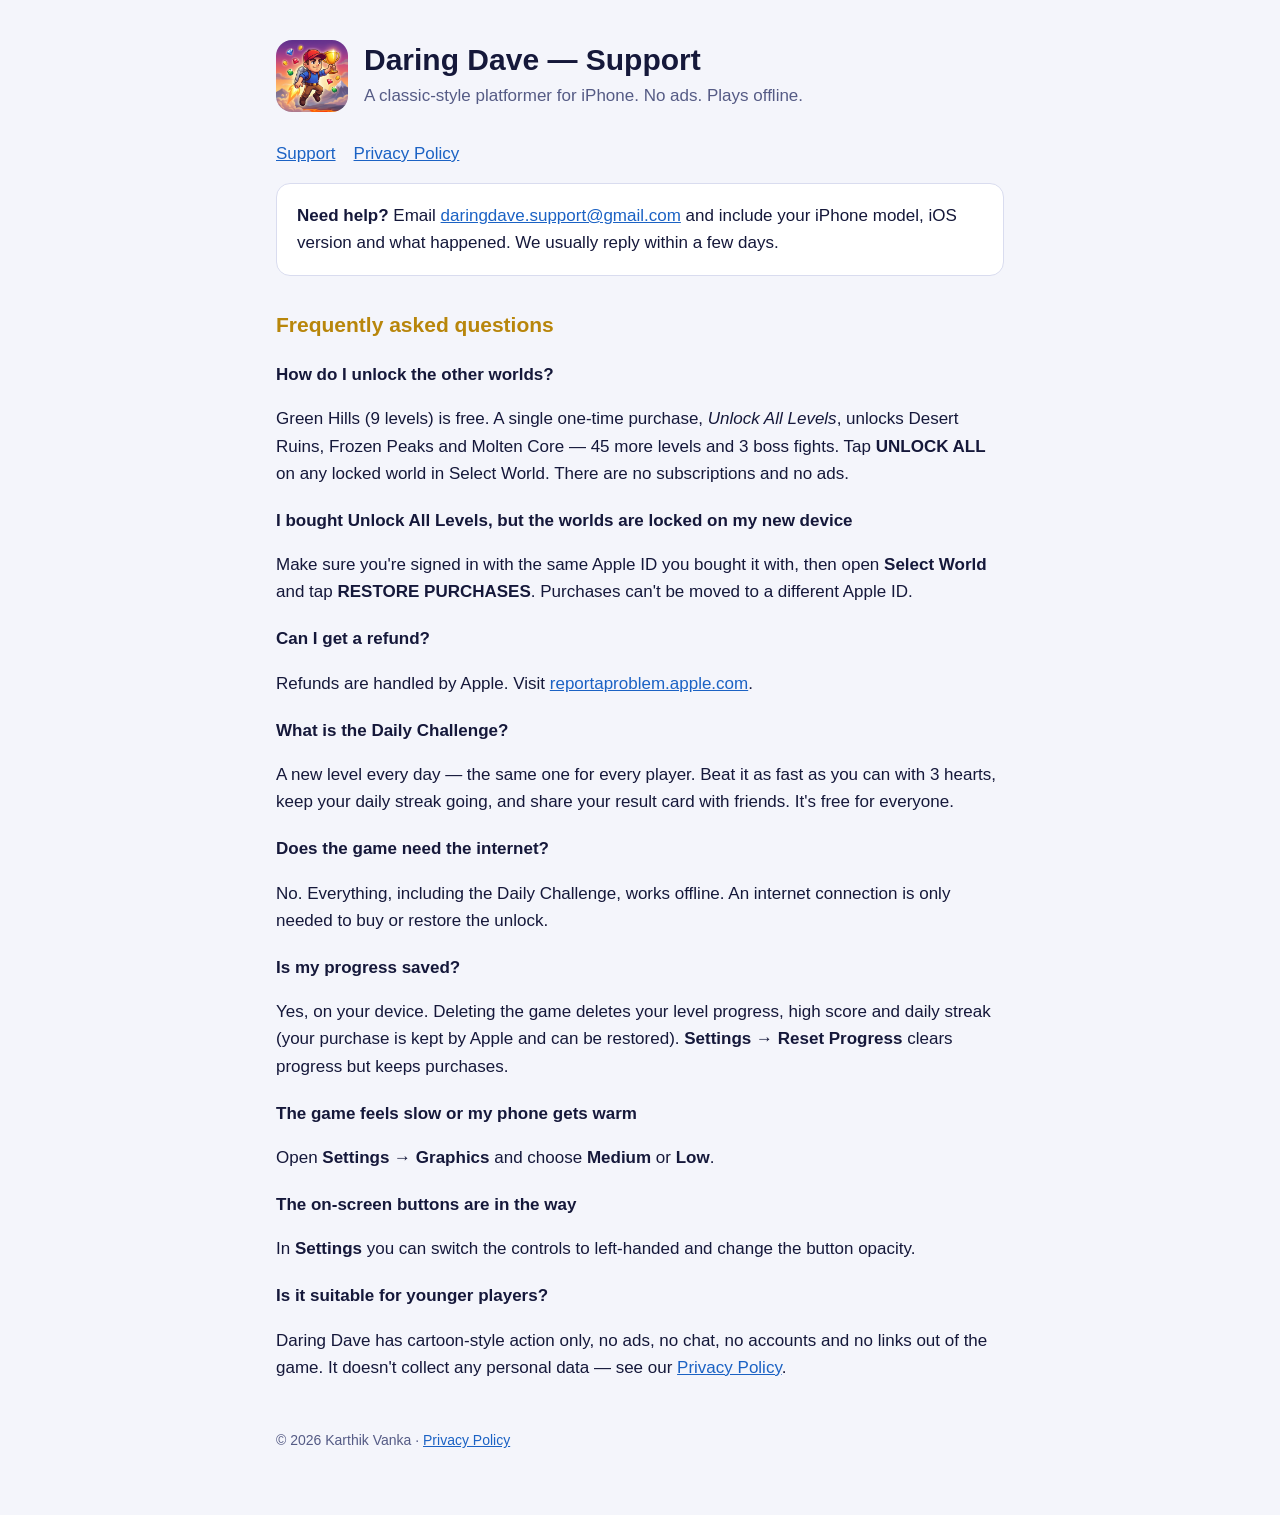
<file: index.html>
<!doctype html>
<html lang="en">
<head>
<meta charset="utf-8">
<meta name="viewport" content="width=device-width, initial-scale=1">
<title>Daring Dave Support</title>
<meta name="description" content="Help and contact for Daring Dave, the retro platformer for iPhone.">
<link rel="icon" href="icon.png">
<link rel="stylesheet" href="style.css">
</head>
<body>
<main>
  <header>
    <img src="icon.png" alt="Daring Dave app icon">
    <div>
      <h1>Daring Dave — Support</h1>
      <p>A classic-style platformer for iPhone. No ads. Plays offline.</p>
    </div>
  </header>
  <nav><a href="index.html">Support</a><a href="privacy.html">Privacy Policy</a></nav>

  <div class="card">
    <strong>Need help?</strong> Email <a href="mailto:daringdave.support@gmail.com">daringdave.support@gmail.com</a> and include your iPhone model,
    iOS version and what happened. We usually reply within a few days.
  </div>

  <h2>Frequently asked questions</h2>

  <h3>How do I unlock the other worlds?</h3>
  <p>Green Hills (9 levels) is free. A single one-time purchase, <em>Unlock All Levels</em>, unlocks Desert Ruins,
  Frozen Peaks and Molten Core — 45 more levels and 3 boss fights. Tap <strong>UNLOCK ALL</strong> on any locked world
  in Select World. There are no subscriptions and no ads.</p>

  <h3>I bought Unlock All Levels, but the worlds are locked on my new device</h3>
  <p>Make sure you're signed in with the same Apple ID you bought it with, then open <strong>Select World</strong> and tap
  <strong>RESTORE PURCHASES</strong>. Purchases can't be moved to a different Apple ID.</p>

  <h3>Can I get a refund?</h3>
  <p>Refunds are handled by Apple. Visit <a href="https://reportaproblem.apple.com">reportaproblem.apple.com</a>.</p>

  <h3>What is the Daily Challenge?</h3>
  <p>A new level every day — the same one for every player. Beat it as fast as you can with 3 hearts, keep your daily
  streak going, and share your result card with friends. It's free for everyone.</p>

  <h3>Does the game need the internet?</h3>
  <p>No. Everything, including the Daily Challenge, works offline. An internet connection is only needed to buy or
  restore the unlock.</p>

  <h3>Is my progress saved?</h3>
  <p>Yes, on your device. Deleting the game deletes your level progress, high score and daily streak (your purchase is
  kept by Apple and can be restored). <strong>Settings → Reset Progress</strong> clears progress but keeps purchases.</p>

  <h3>The game feels slow or my phone gets warm</h3>
  <p>Open <strong>Settings → Graphics</strong> and choose <strong>Medium</strong> or <strong>Low</strong>.</p>

  <h3>The on-screen buttons are in the way</h3>
  <p>In <strong>Settings</strong> you can switch the controls to left-handed and change the button opacity.</p>

  <h3>Is it suitable for younger players?</h3>
  <p>Daring Dave has cartoon-style action only, no ads, no chat, no accounts and no links out of the game. It doesn't
  collect any personal data — see our <a href="privacy.html">Privacy Policy</a>.</p>

  <footer>© 2026 Karthik Vanka · <a href="privacy.html">Privacy Policy</a></footer>
</main>
</body>
</html>
</file>
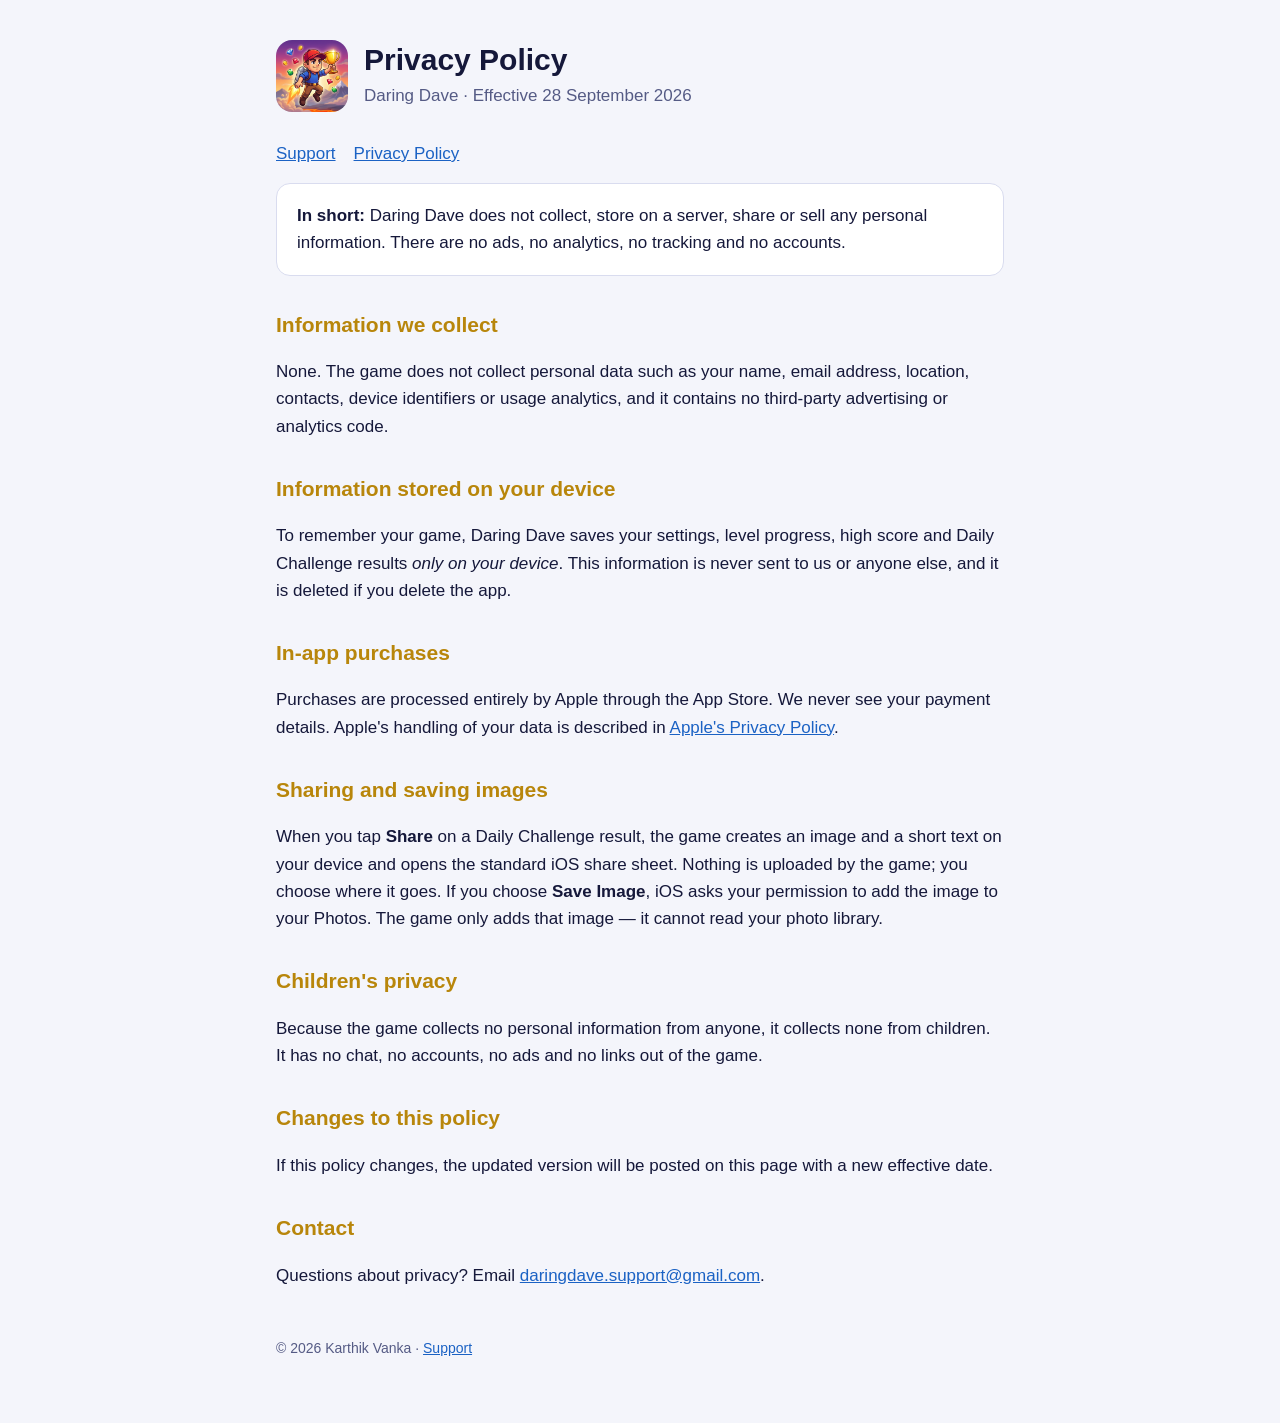
<file: privacy.html>
<!doctype html>
<html lang="en">
<head>
<meta charset="utf-8">
<meta name="viewport" content="width=device-width, initial-scale=1">
<title>Daring Dave Privacy Policy</title>
<meta name="description" content="Privacy policy for Daring Dave: no personal data is collected.">
<link rel="icon" href="icon.png">
<link rel="stylesheet" href="style.css">
</head>
<body>
<main>
  <header>
    <img src="icon.png" alt="Daring Dave app icon">
    <div>
      <h1>Privacy Policy</h1>
      <p>Daring Dave · Effective 28 September 2026</p>
    </div>
  </header>
  <nav><a href="index.html">Support</a><a href="privacy.html">Privacy Policy</a></nav>

  <div class="card"><strong>In short:</strong> Daring Dave does not collect, store on a server, share or sell any
  personal information. There are no ads, no analytics, no tracking and no accounts.</div>

  <h2>Information we collect</h2>
  <p>None. The game does not collect personal data such as your name, email address, location, contacts, device
  identifiers or usage analytics, and it contains no third-party advertising or analytics code.</p>

  <h2>Information stored on your device</h2>
  <p>To remember your game, Daring Dave saves your settings, level progress, high score and Daily Challenge results
  <em>only on your device</em>. This information is never sent to us or anyone else, and it is deleted if you delete
  the app.</p>

  <h2>In-app purchases</h2>
  <p>Purchases are processed entirely by Apple through the App Store. We never see your payment details. Apple's
  handling of your data is described in <a href="https://www.apple.com/legal/privacy/">Apple's Privacy Policy</a>.</p>

  <h2>Sharing and saving images</h2>
  <p>When you tap <strong>Share</strong> on a Daily Challenge result, the game creates an image and a short text on
  your device and opens the standard iOS share sheet. Nothing is uploaded by the game; you choose where it goes. If you
  choose <strong>Save Image</strong>, iOS asks your permission to add the image to your Photos. The game only adds that
  image — it cannot read your photo library.</p>

  <h2>Children's privacy</h2>
  <p>Because the game collects no personal information from anyone, it collects none from children. It has no chat,
  no accounts, no ads and no links out of the game.</p>

  <h2>Changes to this policy</h2>
  <p>If this policy changes, the updated version will be posted on this page with a new effective date.</p>

  <h2>Contact</h2>
  <p>Questions about privacy? Email <a href="mailto:daringdave.support@gmail.com">daringdave.support@gmail.com</a>.</p>

  <footer>© 2026 Karthik Vanka · <a href="index.html">Support</a></footer>
</main>
</body>
</html>
</file>
<file: style.css>
:root{--bg:#0b0e24;--card:#161a3e;--line:#2c3270;--text:#e8ebfa;--muted:#a8aed6;--gold:#ffd54a;--link:#7fd6ff}
@media (prefers-color-scheme: light){:root{--bg:#f4f5fb;--card:#ffffff;--line:#d9dcef;--text:#15183a;--muted:#555b85;--gold:#b8860b;--link:#1b62c4}}
*{box-sizing:border-box}
body{margin:0;background:var(--bg);color:var(--text);font:17px/1.6 -apple-system,BlinkMacSystemFont,"Avenir Next","Segoe UI",sans-serif}
main{max-width:760px;margin:0 auto;padding:40px 16px 64px}
header{display:flex;align-items:center;gap:16px;margin-bottom:28px}
header img{width:72px;height:72px;border-radius:16px}
h1{margin:0;font-size:30px;line-height:1.2}
header p{margin:4px 0 0;color:var(--muted)}
h2{font-size:21px;margin:32px 0 8px;color:var(--gold)}
h3{font-size:17px;margin:20px 0 4px}
p,li{color:var(--text)}
.muted{color:var(--muted)}
.card{background:var(--card);border:1px solid var(--line);border-radius:14px;padding:18px 20px;margin:16px 0}
a{color:var(--link)}
nav{display:flex;gap:18px;margin:0 0 8px;flex-wrap:wrap}
footer{margin-top:48px;color:var(--muted);font-size:14px}
</file>
